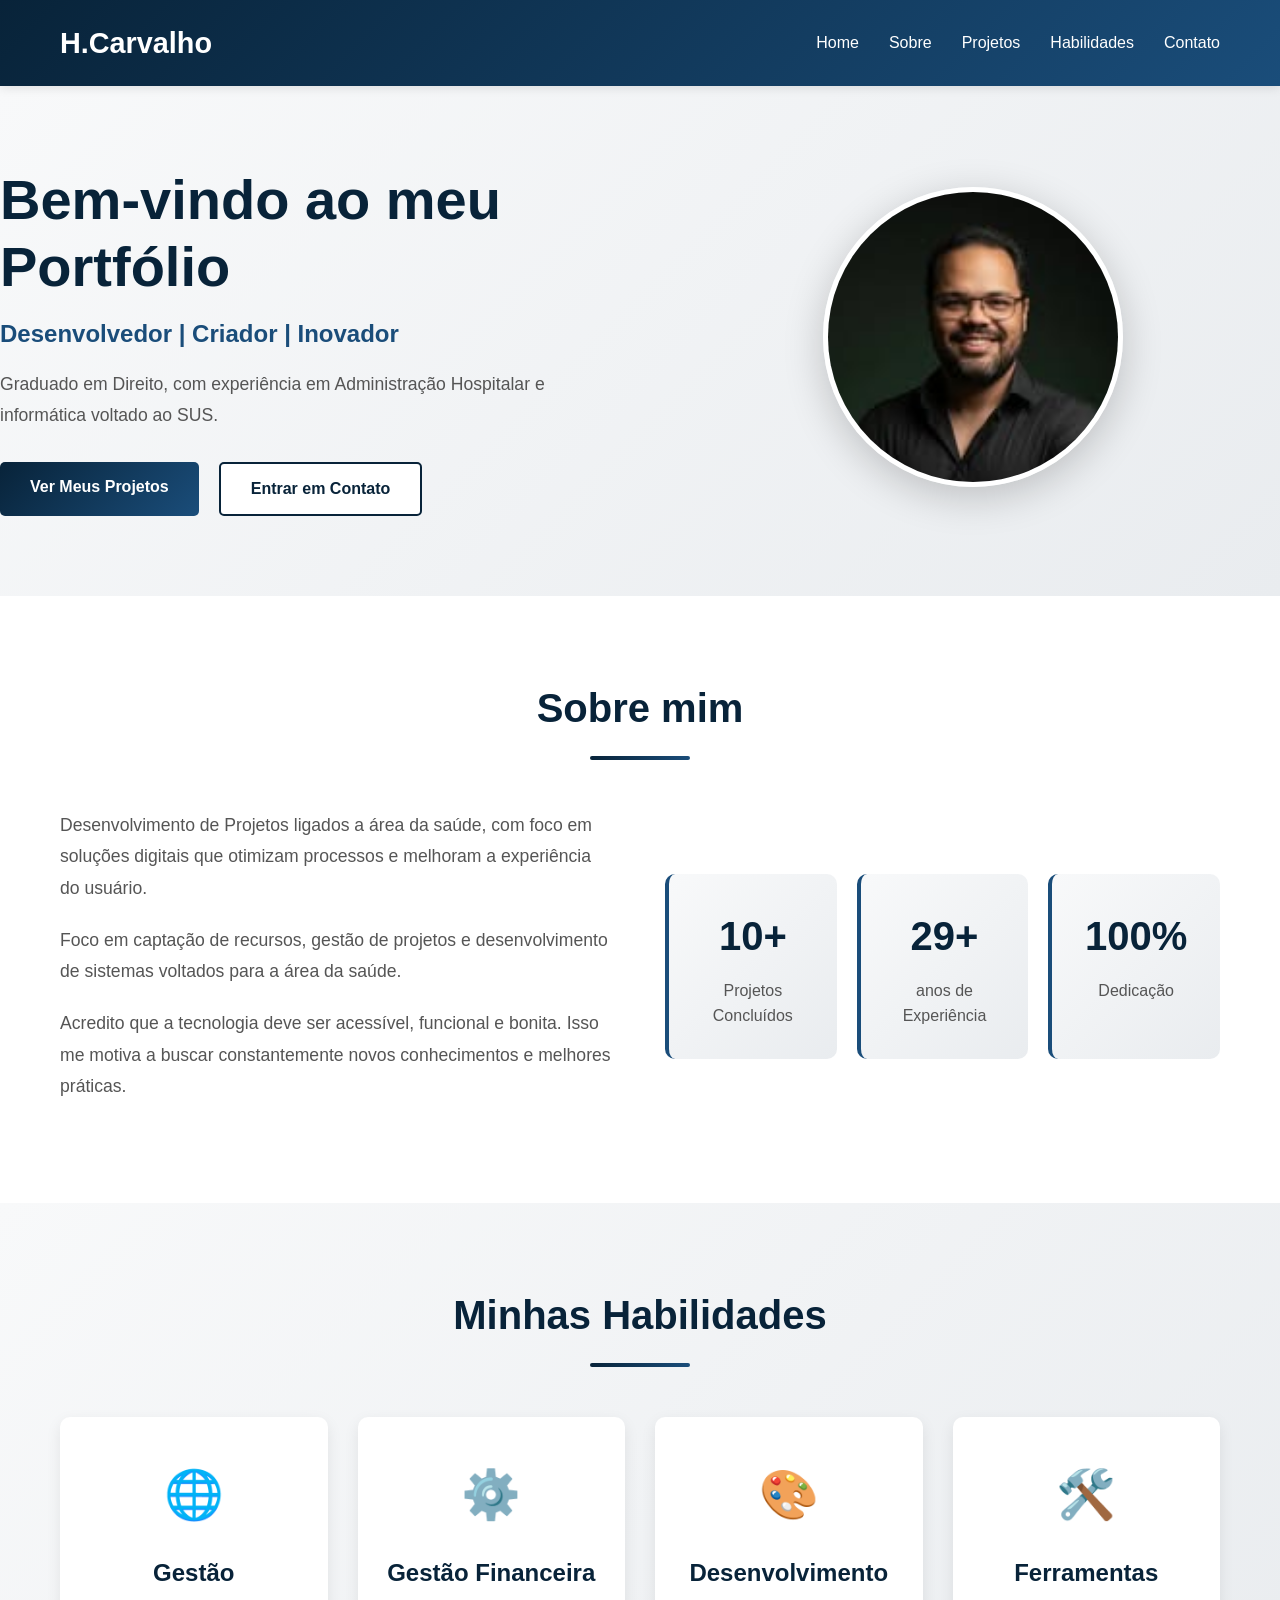
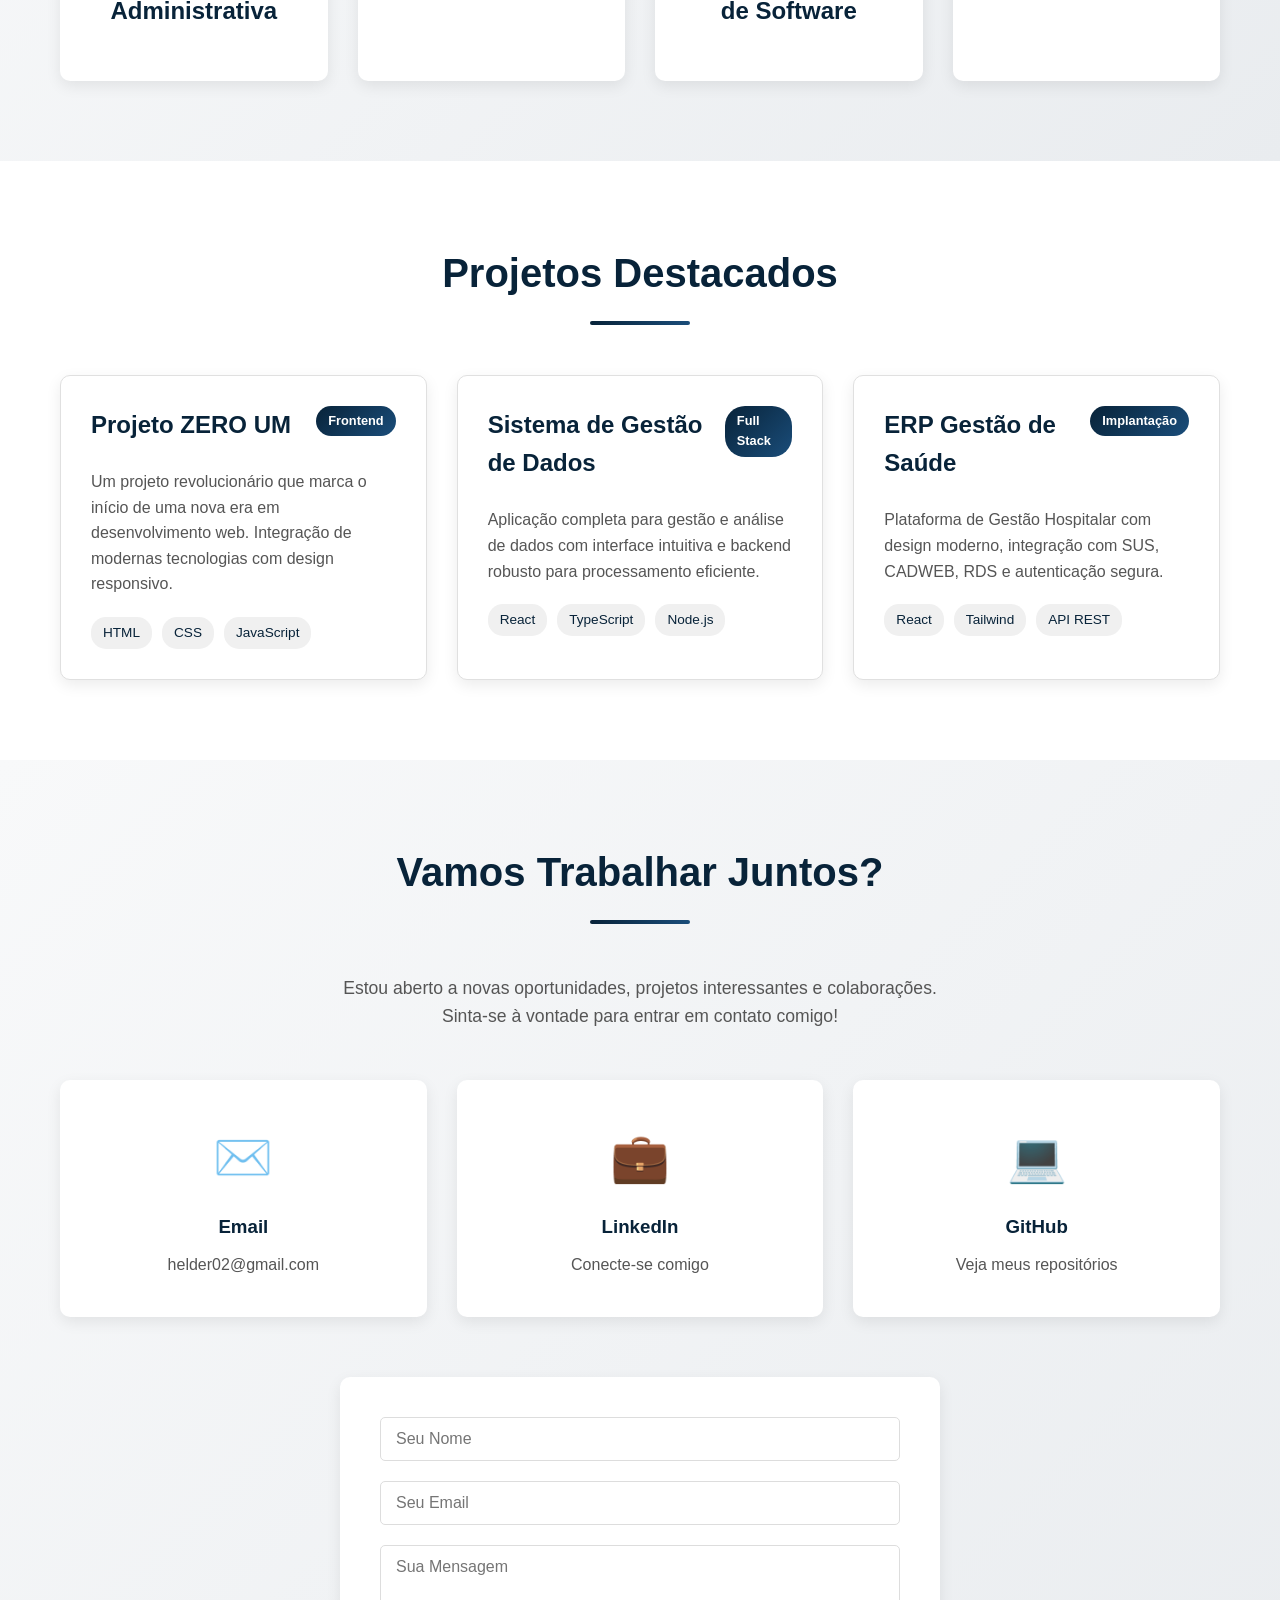
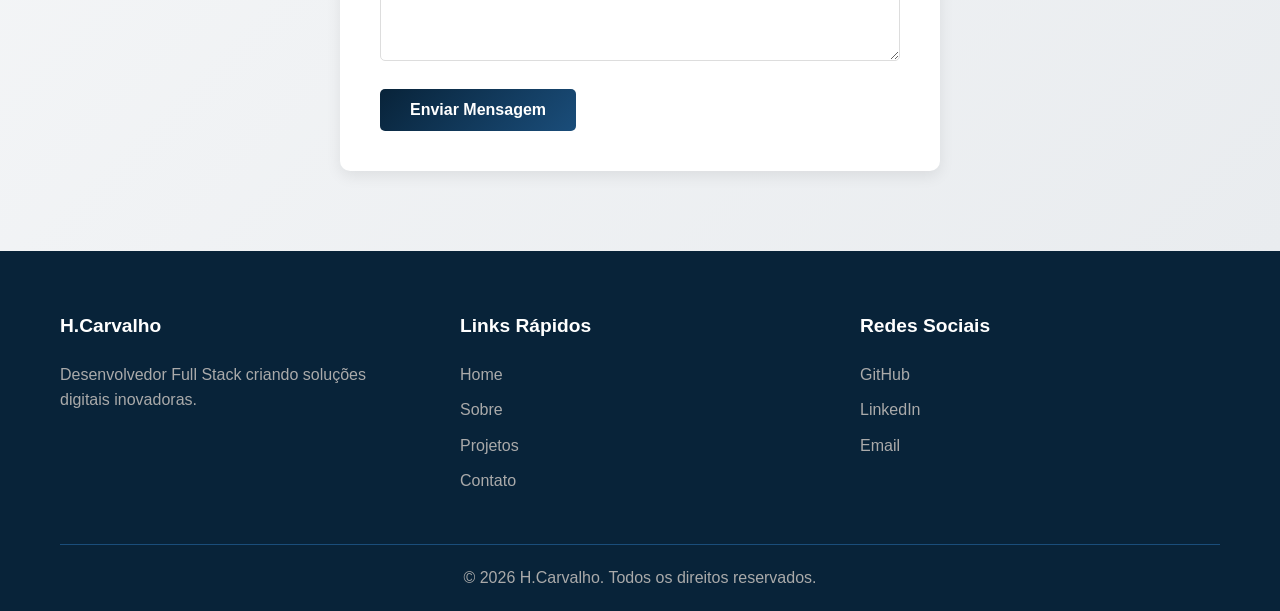
<file: index.html>
<!DOCTYPE html>
<html lang="pt-br">

<head>
    <meta charset="UTF-8">
    <meta name="viewport" content="width=device-width, initial-scale=1.0">
    <title>H.Carvalho - Portfólio</title>
    <link rel="stylesheet" href="style.css">
</head>

<body>
    <!-- HEADER/NAVBAR -->
    <header>
        <div class="container">
            <label class="logo" for="">H.Carvalho</label>
            <nav>
                <ul>
                    <li><a href="#home">Home</a></li>
                    <li><a href="#sobre">Sobre</a></li>
                    <li><a href="#projetos">Projetos</a></li>
                    <li><a href="#habilidades">Habilidades</a></li>
                    <li><a href="#contato">Contato</a></li>
                </ul>
            </nav>
        </div>
    </header>

    <!-- HERO SECTION -->
    <section class="hero" id="home">
        <div class="hero-content">
            <div class="hero-text">
                <h1>Bem-vindo ao meu Portfólio</h1>
                <p class="subtitle">Desenvolvedor | Criador | Inovador</p>
                <p class="hero-description">
                    Graduado em Direito, com experiência em Administração Hospitalar e informática voltado ao SUS.
                                </p>
                <div class="hero-buttons">
                    <a href="#projetos" class="btn btn-primary">Ver Meus Projetos</a>
                    <a href="#contato" class="btn btn-secondary">Entrar em Contato</a>
                </div>
            </div>
            <div class="hero-image">
                <img src="./img/foto.jpg" alt="Foto de perfil" class="profile-img">
            </div>
        </div>
    </section>

    <!-- SOBRE SEÇÃO -->
    <section class="about" id="sobre">
        <div class="container">
            <h2 class="section-title">Sobre mim</h2>
            <div class="about-content">
                <div class="about-text">
                    <p>
                        Desenvolvimento de Projetos ligados a área da saúde, com foco em soluções digitais que otimizam processos e melhoram a experiência do usuário.
                    
                    </p>
                    <p>
                        Foco em captação de recursos, gestão de projetos e desenvolvimento de sistemas voltados para a área da saúde.
                    
                    </p>
                    <p>
                        Acredito que a tecnologia deve ser acessível, funcional e bonita. Isso me motiva a buscar 
                        constantemente novos conhecimentos e melhores práticas.
                    </p>
                </div>
                <div class="about-stats">
                    <div class="stat">
                        <h3>10+</h3>
                        <p>Projetos Concluídos</p>
                    </div>
                    <div class="stat">
                        <h3>29+</h3>
                        <p>anos de Experiência</p>
                    </div>
                    <div class="stat">
                        <h3>100%</h3>
                        <p>Dedicação</p>
                    </div>
                </div>
            </div>
        </div>
    </section>

    <!-- HABILIDADES SEÇÃO -->
    <section class="skills" id="habilidades">
        <div class="container">
            <h2 class="section-title">Minhas Habilidades</h2>
            <div class="skills-grid">
                <div class="skill-card">
                    <div class="skill-icon">🌐</div>
                    <h3>Gestão Administrativa</h3>
                    <p> </p>
                </div>
                <div class="skill-card">
                    <div class="skill-icon">⚙️</div>
                    <h3>Gestão Financeira</h3>
                    <p></p>
                </div>
                <div class="skill-card">
                    <div class="skill-icon">🎨</div>
                    <h3>Desenvolvimento de Software</h3>
                    <p></p>
                </div>
                <div class="skill-card">
                    <div class="skill-icon">🛠️</div>
                    <h3>Ferramentas</h3>
                    <p></p>
                </div>
            </div>
        </div>
    </section>

    <!-- PROJETOS SEÇÃO -->
    <section class="projects" id="projetos">
        <div class="container">
            <h2 class="section-title">Projetos Destacados</h2>
            <div class="projects-grid">
                <div class="project-card">
                    <div class="project-header">
                        <h3>Projeto ZERO UM</h3>
                        <span class="project-tag">Frontend</span>
                    </div>
                    <p>
                        Um projeto revolucionário que marca o início de uma nova era em desenvolvimento web. 
                        Integração de modernas tecnologias com design responsivo.
                    </p>
                    <div class="project-tech">
                        <span>HTML</span>
                        <span>CSS</span>
                        <span>JavaScript</span>
                    </div>
                </div>

                <div class="project-card">
                    <div class="project-header">
                        <h3>Sistema de Gestão de Dados</h3>
                        <span class="project-tag">Full Stack</span>
                    </div>
                    <p>
                        Aplicação completa para gestão e análise de dados com interface intuitiva 
                        e backend robusto para processamento eficiente.
                    </p>
                    <div class="project-tech">
                        <span>React</span>
                        <span>TypeScript</span>
                        <span>Node.js</span>
                    </div>
                </div>

                <div class="project-card">
                    <div class="project-header">
                        <h3>ERP Gestão de Saúde</h3>
                        <span class="project-tag">Implantação</span>
                    </div>
                    <p>
                        Plataforma de Gestão Hospitalar com design moderno, 
                        integração com SUS, CADWEB, RDS e autenticação segura.
                    </p>
                    <div class="project-tech">
                        <span>React</span>
                        <span>Tailwind</span>
                        <span>API REST</span>
                    </div>
                </div>
            </div>
        </div>
    </section>

    <!-- CONTATO SEÇÃO -->
    <section class="contact" id="contato">
        <div class="container">
            <h2 class="section-title">Vamos Trabalhar Juntos?</h2>
            <p class="contact-subtitle">
                Estou aberto a novas oportunidades, projetos interessantes e colaborações. 
                Sinta-se à vontade para entrar em contato comigo!
            </p>
            <div class="contact-methods">
                <a href="mailto:helder02@gmail.com" class="contact-card">
                    <div class="contact-icon">✉️</div>
                    <h3>Email</h3>
                    <p>helder02@gmail.com</p>
                </a>
                <a href="https://www.linkedin.com/in/hcarvalho15/" class="contact-card" target="_blank">
                    <div class="contact-icon">💼</div>
                    <h3>LinkedIn</h3>
                    <p>Conecte-se comigo</p>
                </a>
                <a href="https://github.com/hcarvalho2026/project1" class="contact-card" target="_blank">
                    <div class="contact-icon">💻</div>
                    <h3>GitHub</h3>
                    <p>Veja meus repositórios</p>
                </a>
            </div>
            <form class="contact-form" action="mailto:helder02@gmail.com" method="POST" enctype="text/plain">
                <div class="form-group">
                    <input type="text" placeholder="Seu Nome" required>
                </div>
                <div class="form-group">
                    <input type="email" placeholder="Seu Email" required>
                </div>
                <div class="form-group">
                    <textarea placeholder="Sua Mensagem" rows="5" required></textarea>
                </div>
                <button type="submit" class="btn btn-primary">Enviar Mensagem</button>
            </form>
        </div>
    </section>

    <!-- FOOTER -->
    <footer>
        <div class="container">
            <div class="footer-content">
                <div class="footer-section">
                    <h4>H.Carvalho</h4>
                    <p>Desenvolvedor Full Stack criando soluções digitais inovadoras.</p>
                </div>
                <div class="footer-section">
                    <h4>Links Rápidos</h4>
                    <ul>
                        <li><a href="#home">Home</a></li>
                        <li><a href="#sobre">Sobre</a></li>
                        <li><a href="#projetos">Projetos</a></li>
                        <li><a href="#contato">Contato</a></li>
                    </ul>
                </div>
                <div class="footer-section">
                    <h4>Redes Sociais</h4>
                    <ul>
                        <li><a href="https://github.com" target="_blank">GitHub</a></li>
                        <li><a href="https://linkedin.com" target="_blank">LinkedIn</a></li>
                        <li><a href="mailto:helder02@gmail.com">Email</a></li>
                    </ul>
                </div>
            </div>
            <div class="footer-bottom">
                <p>&copy; 2026 H.Carvalho. Todos os direitos reservados.</p>
            </div>
        </div>
    </footer>
</body>

</html>
</file>
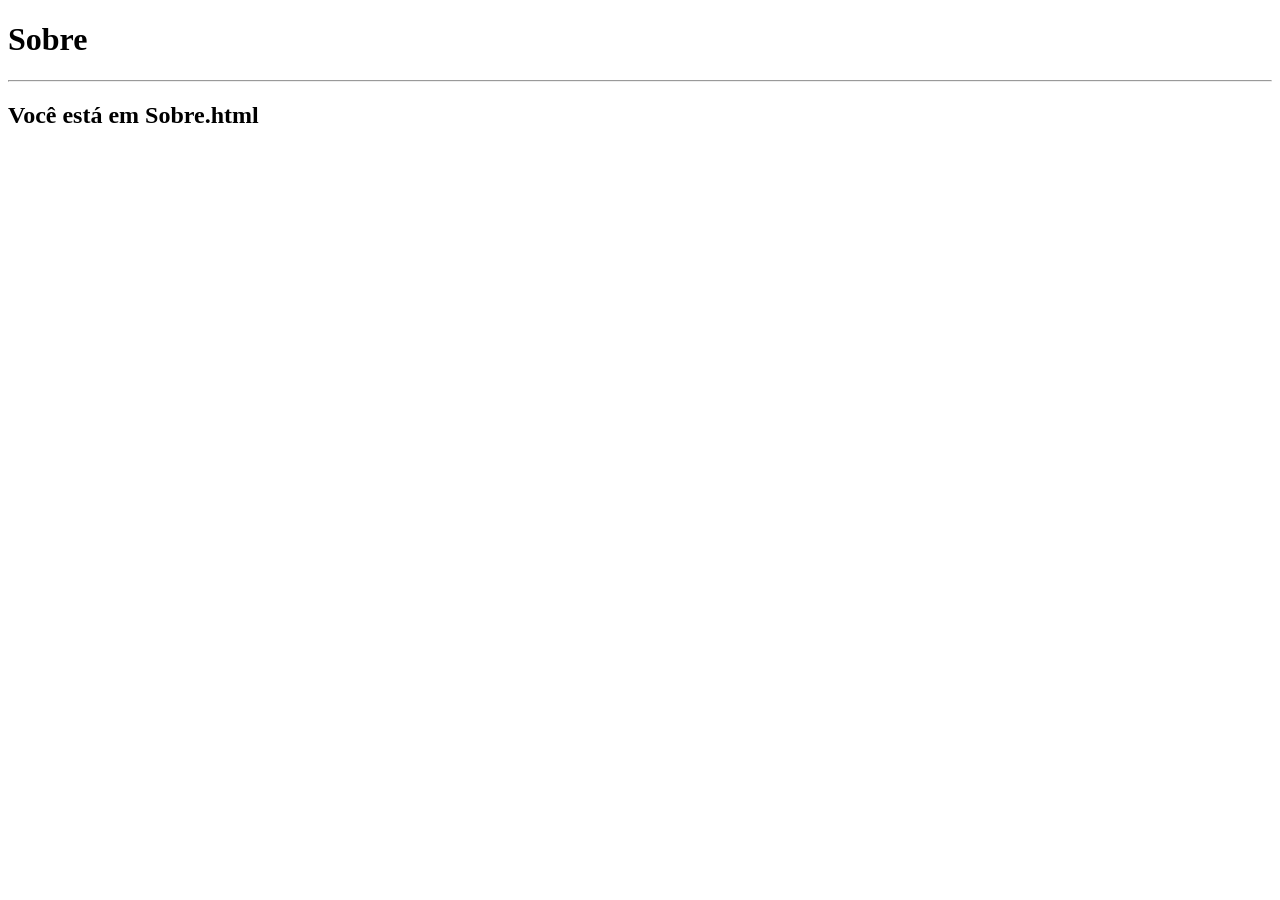
<file: sobre.html>
<!DOCTYPE html>
<html lang="en">
<head>
    <meta charset="UTF-8">
    <meta name="viewport" content="width=device-width, initial-scale=1.0">
    <title>Sobre</title>
</head>
<body>
    <h1>Sobre</h1>
    <hr>
    <h2>Você está em Sobre.html</h2>
</body>
</html>
</file>
<file: style.css>
/* ========== RESET E ESTILOS GLOBAIS ========== */
* {
    margin: 0;
    padding: 0;
    box-sizing: border-box;
}

body {
    font-family: 'Segoe UI', Tahoma, Geneva, Verdana, sans-serif;
    line-height: 1.6;
    color: #333;
    background-color: #f8f9fa;
}

html {
    scroll-behavior: smooth;
}

.container {
    max-width: 1200px;
    margin: 0 auto;
    padding: 0 20px;
}

/* ========== HEADER/NAVBAR ========== */
header {
    background: linear-gradient(135deg, #082339 0%, #1a4d7a 100%);
    padding: 20px 0;
    position: sticky;
    top: 0;
    z-index: 1000;
    box-shadow: 0 2px 10px rgba(0, 0, 0, 0.1);
}

header .container {
    display: flex;
    align-items: center;
    justify-content: space-between;
}

.logo {
    font-size: 1.8rem;
    font-weight: bold;
    color: white;
    text-decoration: none;
}

nav ul {
    list-style: none;
    display: flex;
    gap: 30px;
    margin: 0;
    padding: 0;
}

nav a {
    color: white;
    text-decoration: none;
    font-weight: 500;
    transition: color 0.3s ease, border-bottom 0.3s ease;
    padding-bottom: 5px;
    border-bottom: 2px solid transparent;
}

nav a:hover {
    color: #4fa3ff;
    border-bottom-color: #4fa3ff;
}

/* ========== HERO SECTION ========== */
.hero {
    background: linear-gradient(135deg, #f8f9fa 0%, #e9ecef 100%);
    padding: 80px 0;
}

.hero-content {
    display: grid;
    grid-template-columns: 1fr 1fr;
    gap: 50px;
    align-items: center;
}

.hero-text h1 {
    font-size: 3.5rem;
    color: #082339;
    margin-bottom: 15px;
    line-height: 1.2;
}

.subtitle {
    font-size: 1.5rem;
    color: #1a4d7a;
    font-weight: 600;
    margin-bottom: 15px;
}

.hero-description {
    font-size: 1.1rem;
    color: #555;
    margin-bottom: 30px;
    line-height: 1.8;
}

.hero-buttons {
    display: flex;
    gap: 20px;
}

.btn {
    padding: 12px 30px;
    border-radius: 5px;
    text-decoration: none;
    font-weight: 600;
    transition: all 0.3s ease;
    border: none;
    cursor: pointer;
    font-size: 1rem;
    display: inline-block;
}

.btn-primary {
    background: linear-gradient(135deg, #082339 0%, #1a4d7a 100%);
    color: white;
}

.btn-primary:hover {
    transform: translateY(-3px);
    box-shadow: 0 10px 25px rgba(8, 35, 57, 0.3);
}

.btn-secondary {
    background: white;
    color: #082339;
    border: 2px solid #082339;
}

.btn-secondary:hover {
    background: #082339;
    color: white;
    transform: translateY(-3px);
}

.hero-image {
    text-align: center;
}

.profile-img {
    width: 300px;
    height: 300px;
    border-radius: 50%;
    object-fit: cover;
    border: 5px solid white;
    box-shadow: 0 10px 40px rgba(0, 0, 0, 0.2);
    transition: transform 0.3s ease;
}

.profile-img:hover {
    transform: scale(1.05);
}

/* ========== SEÇÃO SOBRE ========== */
.about {
    padding: 80px 0;
    background-color: white;
}

.section-title {
    font-size: 2.5rem;
    color: #082339;
    margin-bottom: 50px;
    text-align: center;
    position: relative;
    padding-bottom: 20px;
}

.section-title::after {
    content: '';
    position: absolute;
    bottom: 0;
    left: 50%;
    transform: translateX(-50%);
    width: 100px;
    height: 4px;
    background: linear-gradient(90deg, #082339, #1a4d7a);
    border-radius: 2px;
}

.about-content {
    display: grid;
    grid-template-columns: 1fr 1fr;
    gap: 50px;
    align-items: center;
}

.about-text p {
    font-size: 1.1rem;
    color: #555;
    margin-bottom: 20px;
    line-height: 1.8;
}

.about-stats {
    display: grid;
    grid-template-columns: repeat(3, 1fr);
    gap: 20px;
}

.stat {
    background: linear-gradient(135deg, #f8f9fa 0%, #e9ecef 100%);
    padding: 30px;
    border-radius: 10px;
    text-align: center;
    border-left: 4px solid #1a4d7a;
}

.stat h3 {
    font-size: 2.5rem;
    color: #082339;
    margin-bottom: 10px;
}

.stat p {
    color: #555;
    font-weight: 500;
}

/* ========== SEÇÃO HABILIDADES ========== */
.skills {
    padding: 80px 0;
    background: linear-gradient(135deg, #f8f9fa 0%, #e9ecef 100%);
}

.skills-grid {
    display: grid;
    grid-template-columns: repeat(auto-fit, minmax(250px, 1fr));
    gap: 30px;
}

.skill-card {
    background: white;
    padding: 40px 25px;
    border-radius: 10px;
    text-align: center;
    box-shadow: 0 5px 15px rgba(0, 0, 0, 0.08);
    transition: transform 0.3s ease, box-shadow 0.3s ease;
}

.skill-card:hover {
    transform: translateY(-10px);
    box-shadow: 0 15px 30px rgba(0, 0, 0, 0.15);
}

.skill-icon {
    font-size: 3rem;
    margin-bottom: 20px;
}

.skill-card h3 {
    font-size: 1.5rem;
    color: #082339;
    margin-bottom: 10px;
}

.skill-card p {
    color: #666;
    line-height: 1.6;
}

/* ========== SEÇÃO PROJETOS ========== */
.projects {
    padding: 80px 0;
    background-color: white;
}

.projects-grid {
    display: grid;
    grid-template-columns: repeat(auto-fit, minmax(320px, 1fr));
    gap: 30px;
}

.project-card {
    background: white;
    border: 1px solid #e0e0e0;
    border-radius: 10px;
    padding: 30px;
    transition: transform 0.3s ease, box-shadow 0.3s ease;
    box-shadow: 0 5px 15px rgba(0, 0, 0, 0.08);
}

.project-card:hover {
    transform: translateY(-10px);
    box-shadow: 0 15px 30px rgba(0, 0, 0, 0.15);
    border-color: #1a4d7a;
}

.project-header {
    display: flex;
    justify-content: space-between;
    align-items: flex-start;
    margin-bottom: 15px;
}

.project-card h3 {
    font-size: 1.5rem;
    color: #082339;
    margin-bottom: 10px;
}

.project-tag {
    background: linear-gradient(135deg, #082339 0%, #1a4d7a 100%);
    color: white;
    padding: 5px 12px;
    border-radius: 20px;
    font-size: 0.8rem;
    font-weight: 600;
}

.project-card p {
    color: #555;
    margin-bottom: 20px;
    line-height: 1.6;
}

.project-tech {
    display: flex;
    gap: 10px;
    flex-wrap: wrap;
}

.project-tech span {
    background: #f0f0f0;
    color: #082339;
    padding: 5px 12px;
    border-radius: 15px;
    font-size: 0.85rem;
    font-weight: 500;
}

/* ========== SEÇÃO CONTATO ========== */
.contact {
    padding: 80px 0;
    background: linear-gradient(135deg, #f8f9fa 0%, #e9ecef 100%);
}

.contact-subtitle {
    text-align: center;
    font-size: 1.1rem;
    color: #555;
    margin-bottom: 50px;
    max-width: 600px;
    margin-left: auto;
    margin-right: auto;
}

.contact-methods {
    display: grid;
    grid-template-columns: repeat(auto-fit, minmax(250px, 1fr));
    gap: 30px;
    margin-bottom: 60px;
}

.contact-card {
    background: white;
    padding: 40px 25px;
    border-radius: 10px;
    text-align: center;
    text-decoration: none;
    color: inherit;
    box-shadow: 0 5px 15px rgba(0, 0, 0, 0.08);
    transition: transform 0.3s ease, box-shadow 0.3s ease;
}

.contact-card:hover {
    transform: translateY(-10px);
    box-shadow: 0 15px 30px rgba(0, 0, 0, 0.15);
}

.contact-icon {
    font-size: 3rem;
    margin-bottom: 15px;
}

.contact-card h3 {
    color: #082339;
    margin-bottom: 10px;
}

.contact-card p {
    color: #555;
}

.contact-form {
    max-width: 600px;
    margin: 0 auto;
    background: white;
    padding: 40px;
    border-radius: 10px;
    box-shadow: 0 5px 15px rgba(0, 0, 0, 0.08);
}

.form-group {
    margin-bottom: 20px;
}

.form-group input,
.form-group textarea {
    width: 100%;
    padding: 12px 15px;
    border: 1px solid #ddd;
    border-radius: 5px;
    font-family: inherit;
    font-size: 1rem;
    transition: border-color 0.3s ease;
}

.form-group input:focus,
.form-group textarea:focus {
    outline: none;
    border-color: #1a4d7a;
    box-shadow: 0 0 0 3px rgba(26, 77, 122, 0.1);
}

/* ========== FOOTER ========== */
footer {
    background: #082339;
    color: white;
    padding: 60px 0 20px;
}

.footer-content {
    display: grid;
    grid-template-columns: repeat(auto-fit, minmax(250px, 1fr));
    gap: 40px;
    margin-bottom: 40px;
}

.footer-section h4 {
    margin-bottom: 20px;
    font-size: 1.2rem;
}

.footer-section p {
    color: #aaa;
    line-height: 1.6;
}

.footer-section ul {
    list-style: none;
}

.footer-section ul li {
    margin-bottom: 10px;
}

.footer-section a {
    color: #aaa;
    text-decoration: none;
    transition: color 0.3s ease;
}

.footer-section a:hover {
    color: #4fa3ff;
}

.footer-bottom {
    border-top: 1px solid #1a4d7a;
    padding-top: 20px;
    text-align: center;
    color: #aaa;
}

/* ========== RESPONSIVO ========== */
@media (max-width: 768px) {
    .hero-content,
    .about-content {
        grid-template-columns: 1fr;
    }

    .hero-text h1 {
        font-size: 2.5rem;
    }

    .hero-buttons {
        flex-direction: column;
    }

    .profile-img {
        width: 250px;
        height: 250px;
    }

    nav ul {
        gap: 15px;
    }

    nav a {
        font-size: 0.9rem;
    }

    .about-stats {
        grid-template-columns: 1fr;
    }

    .skills-grid,
    .projects-grid {
        grid-template-columns: 1fr;
    }
}
</file>
